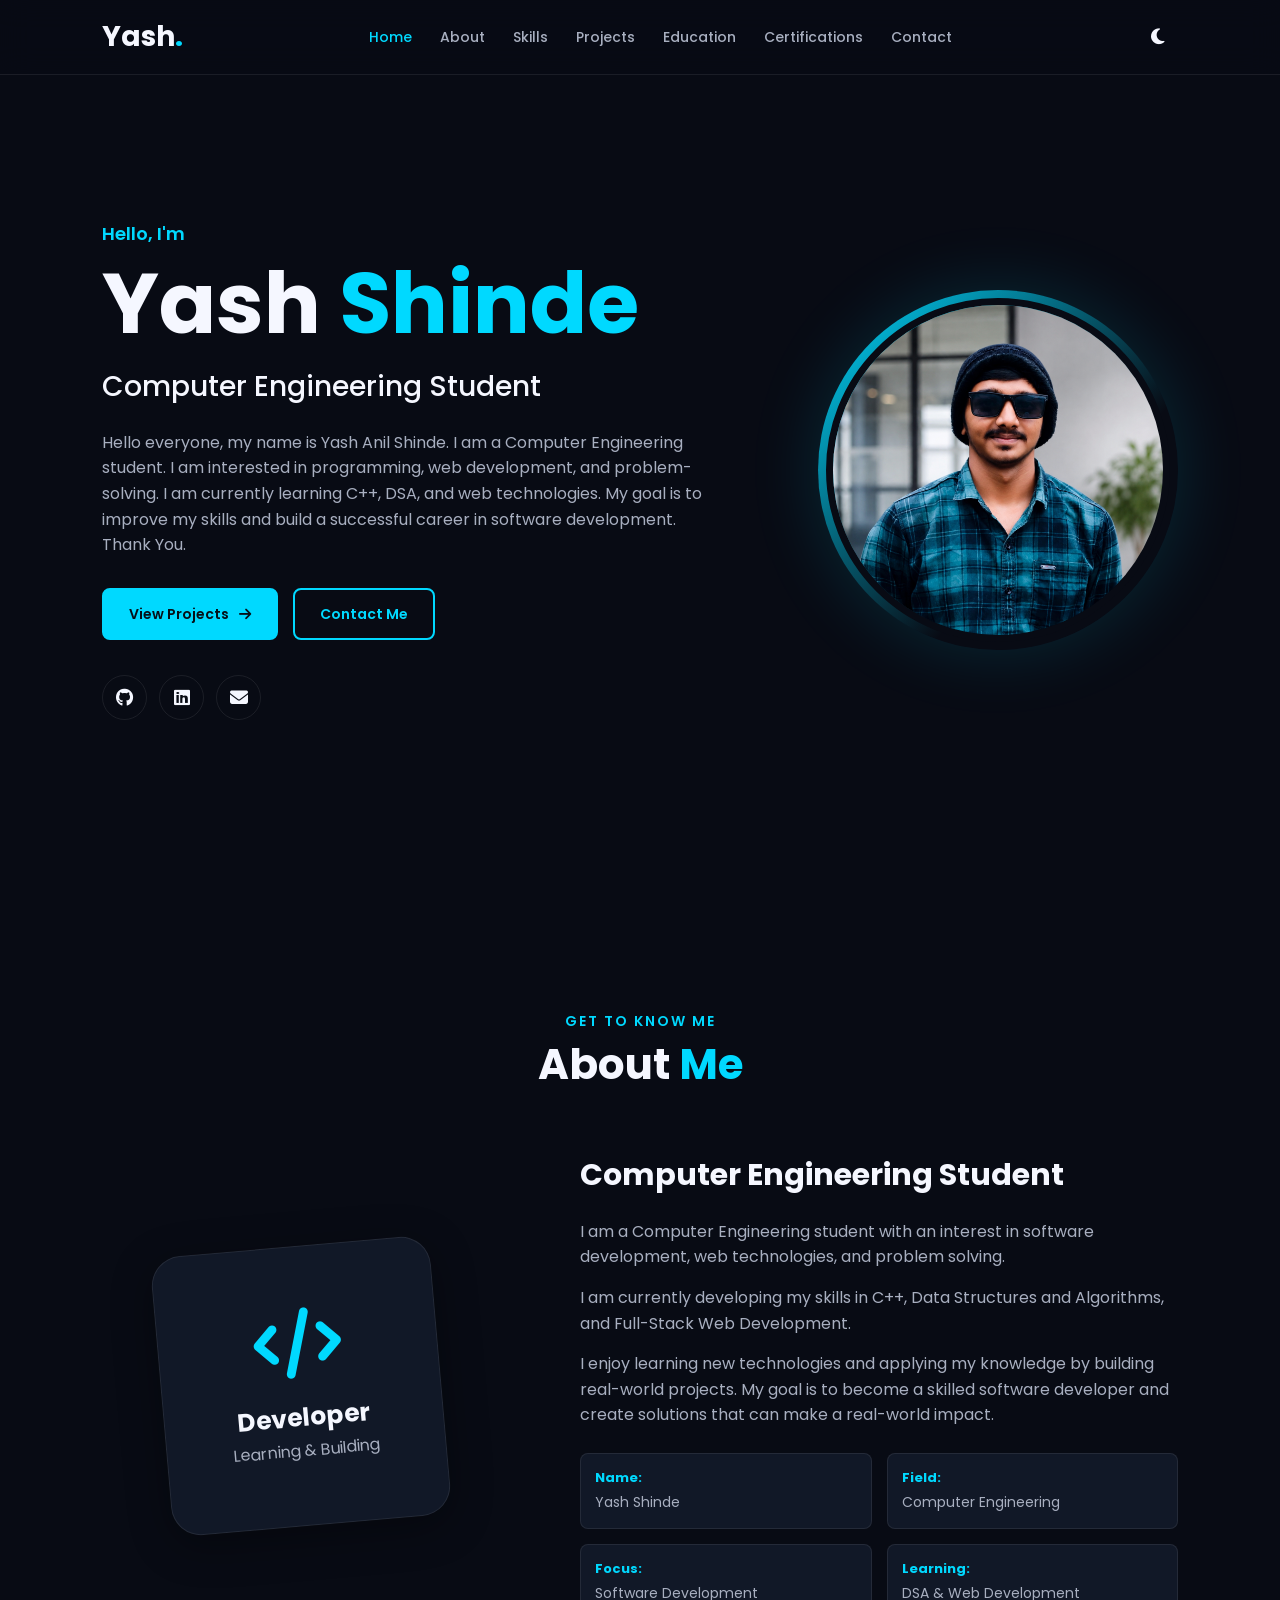
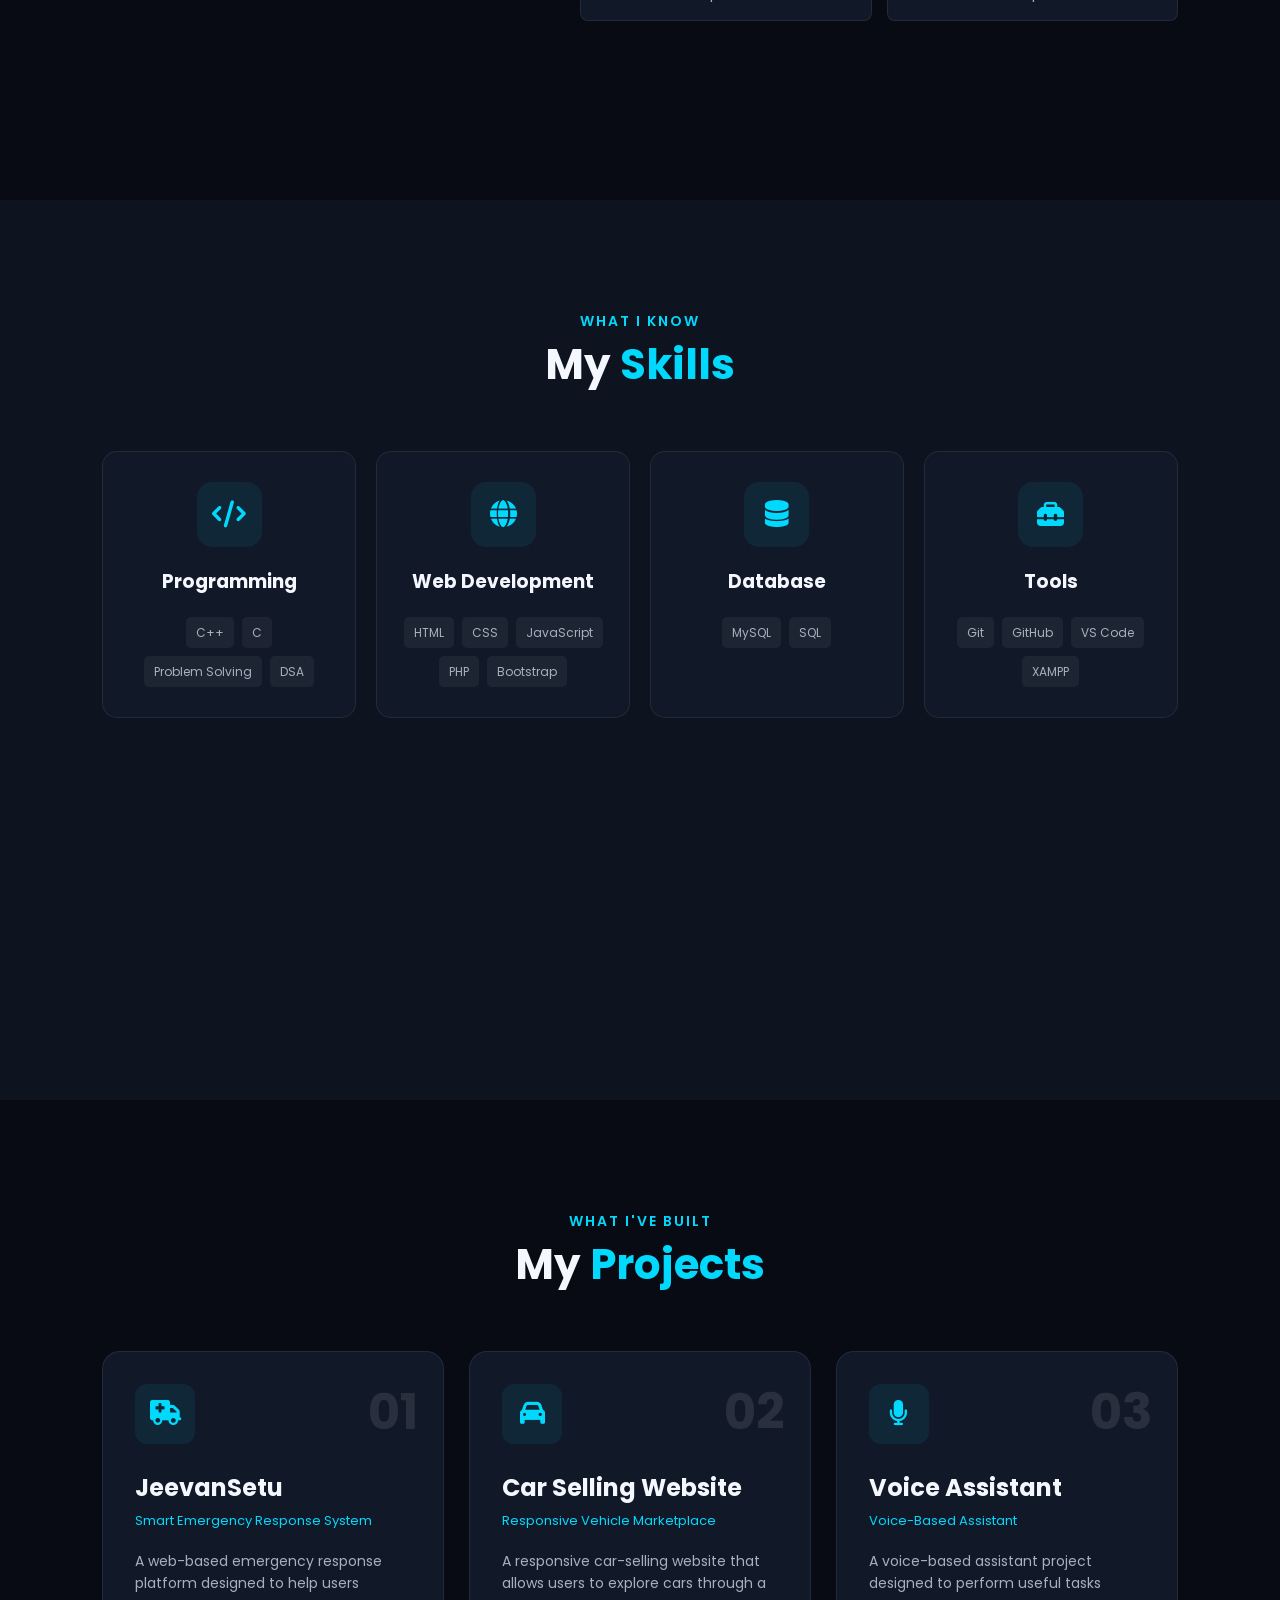
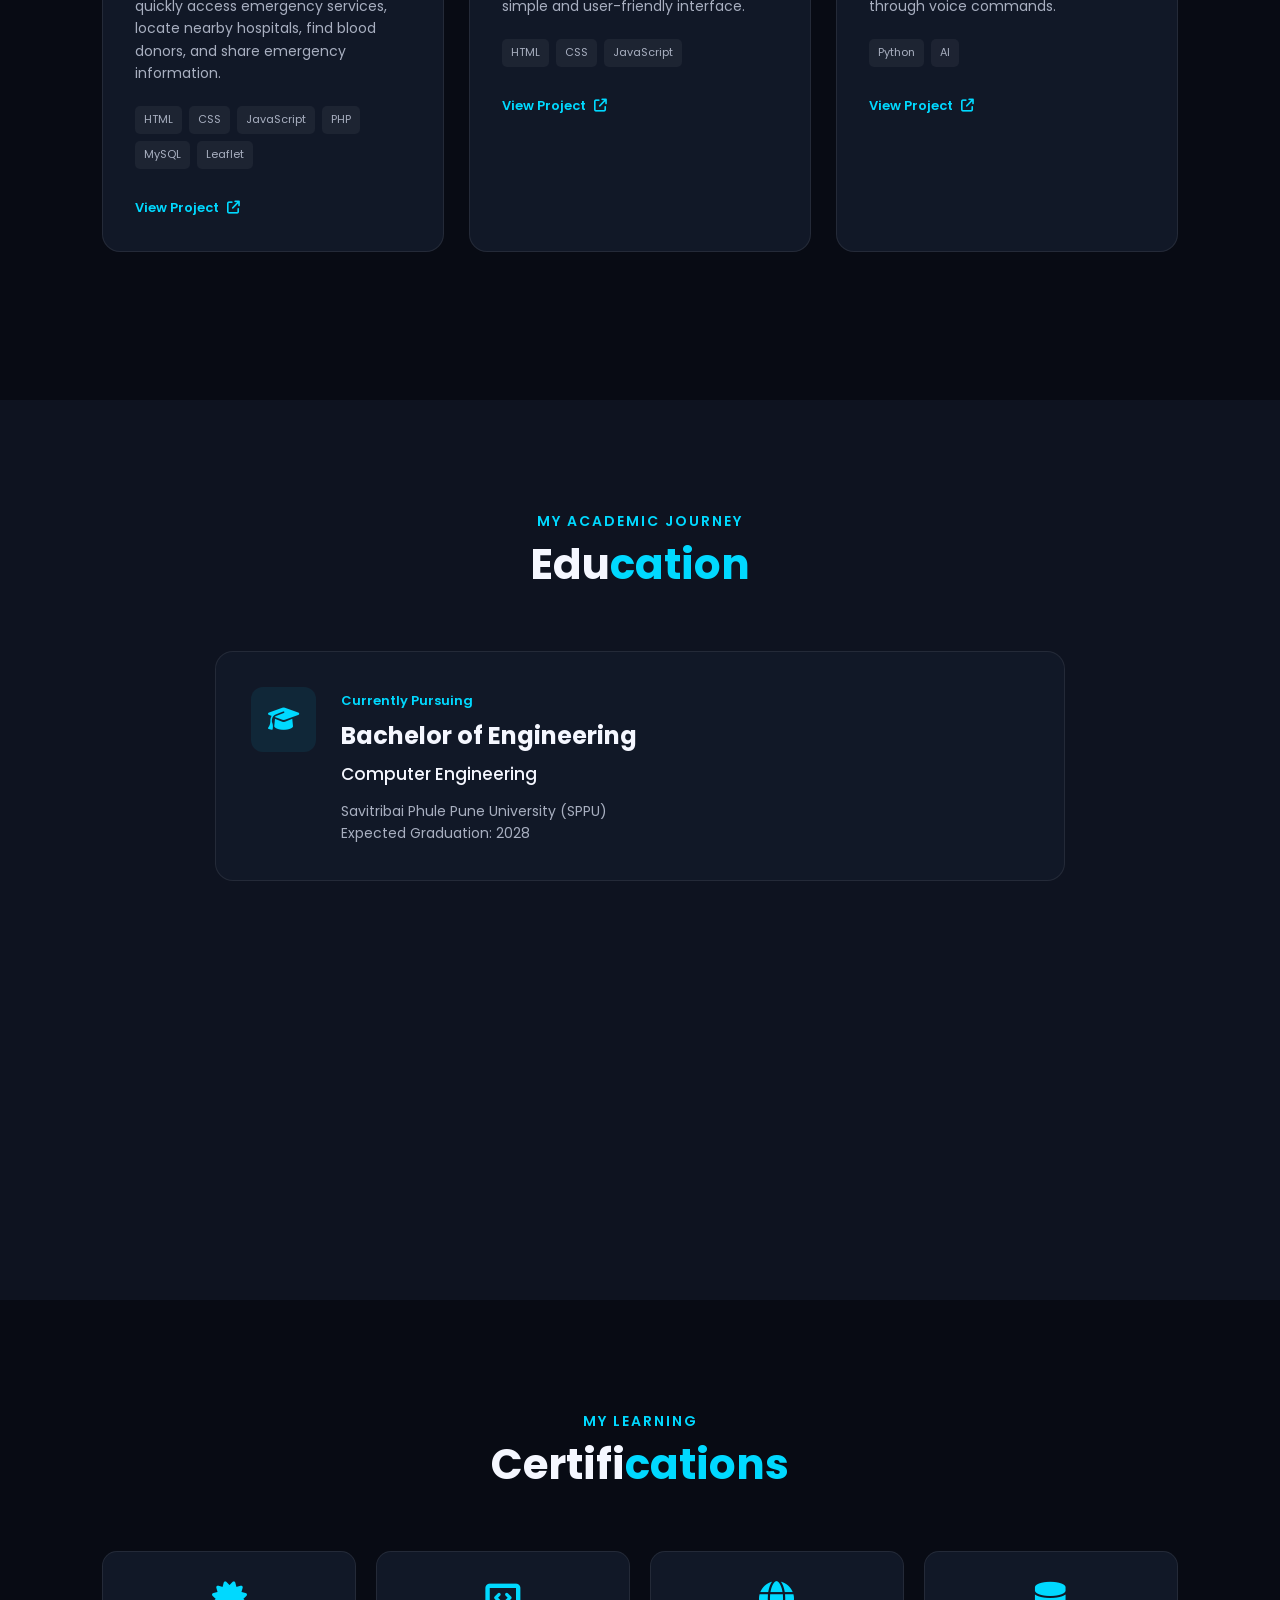
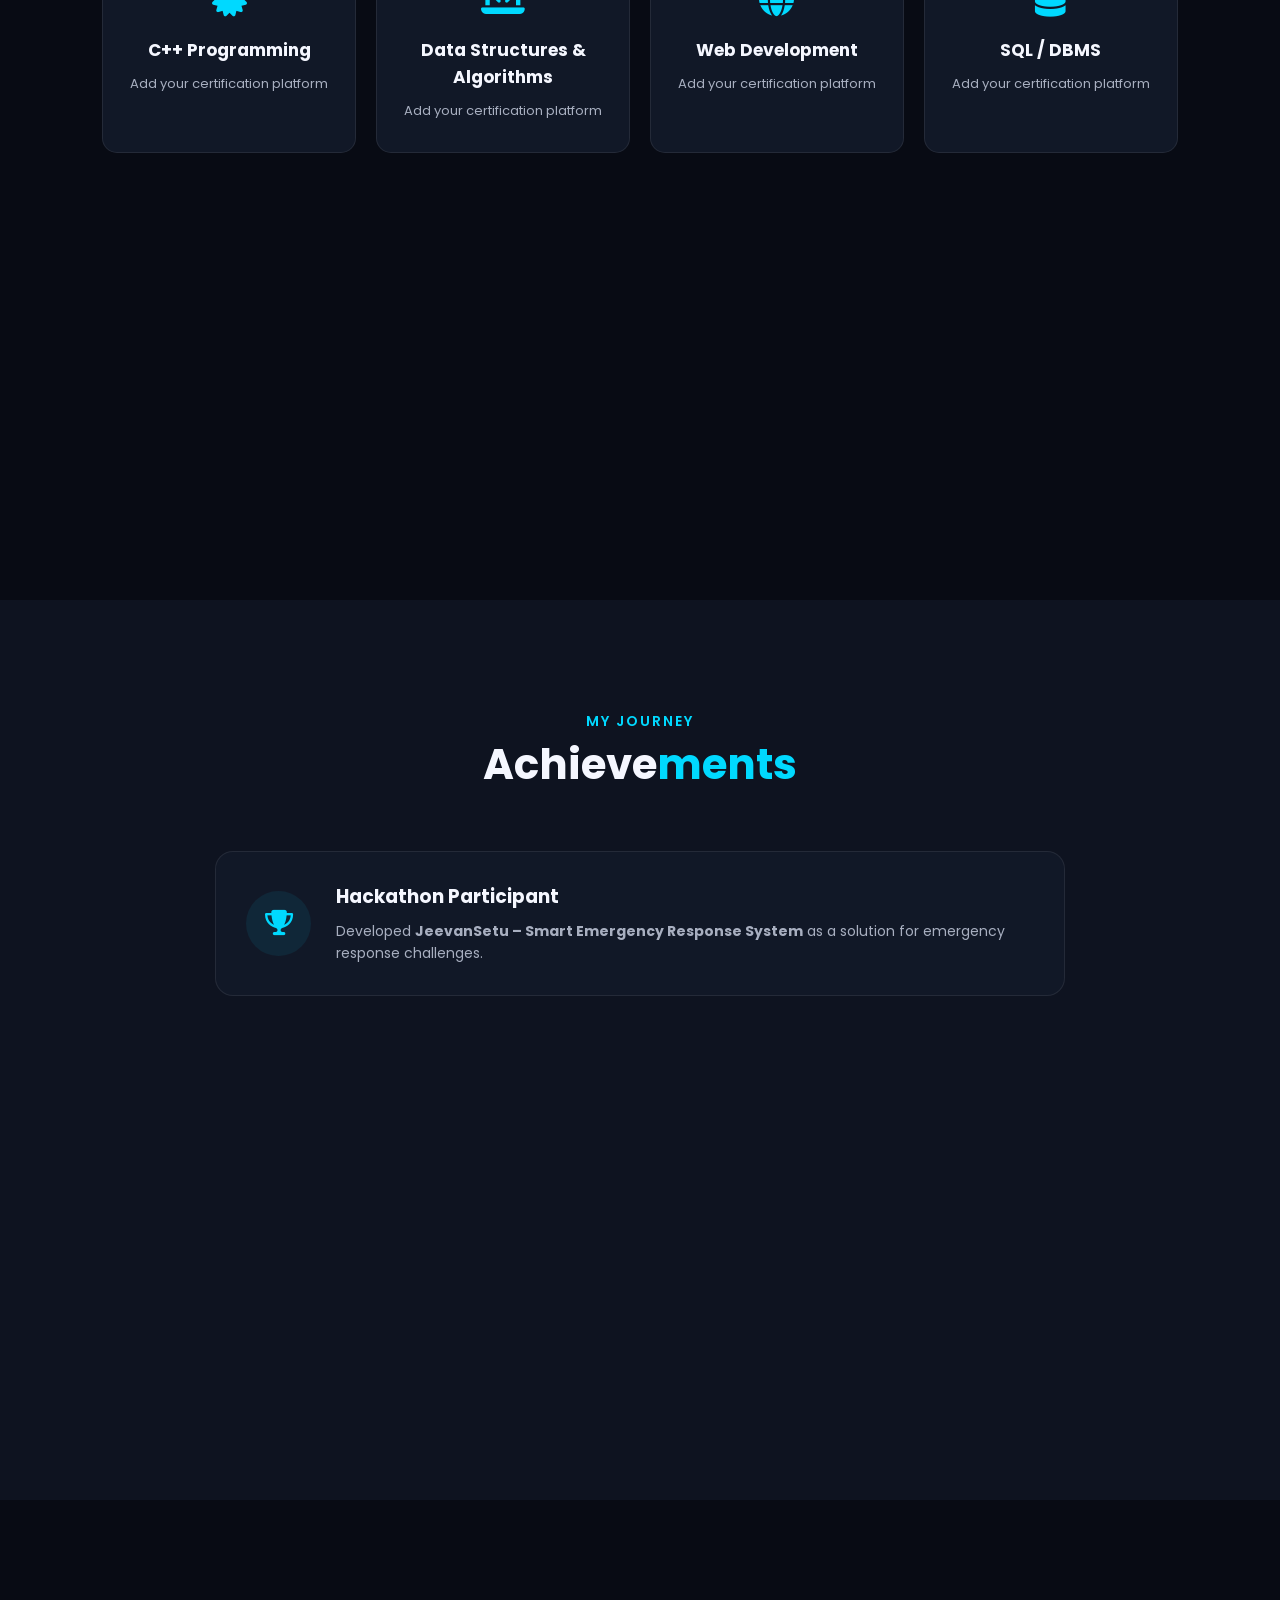
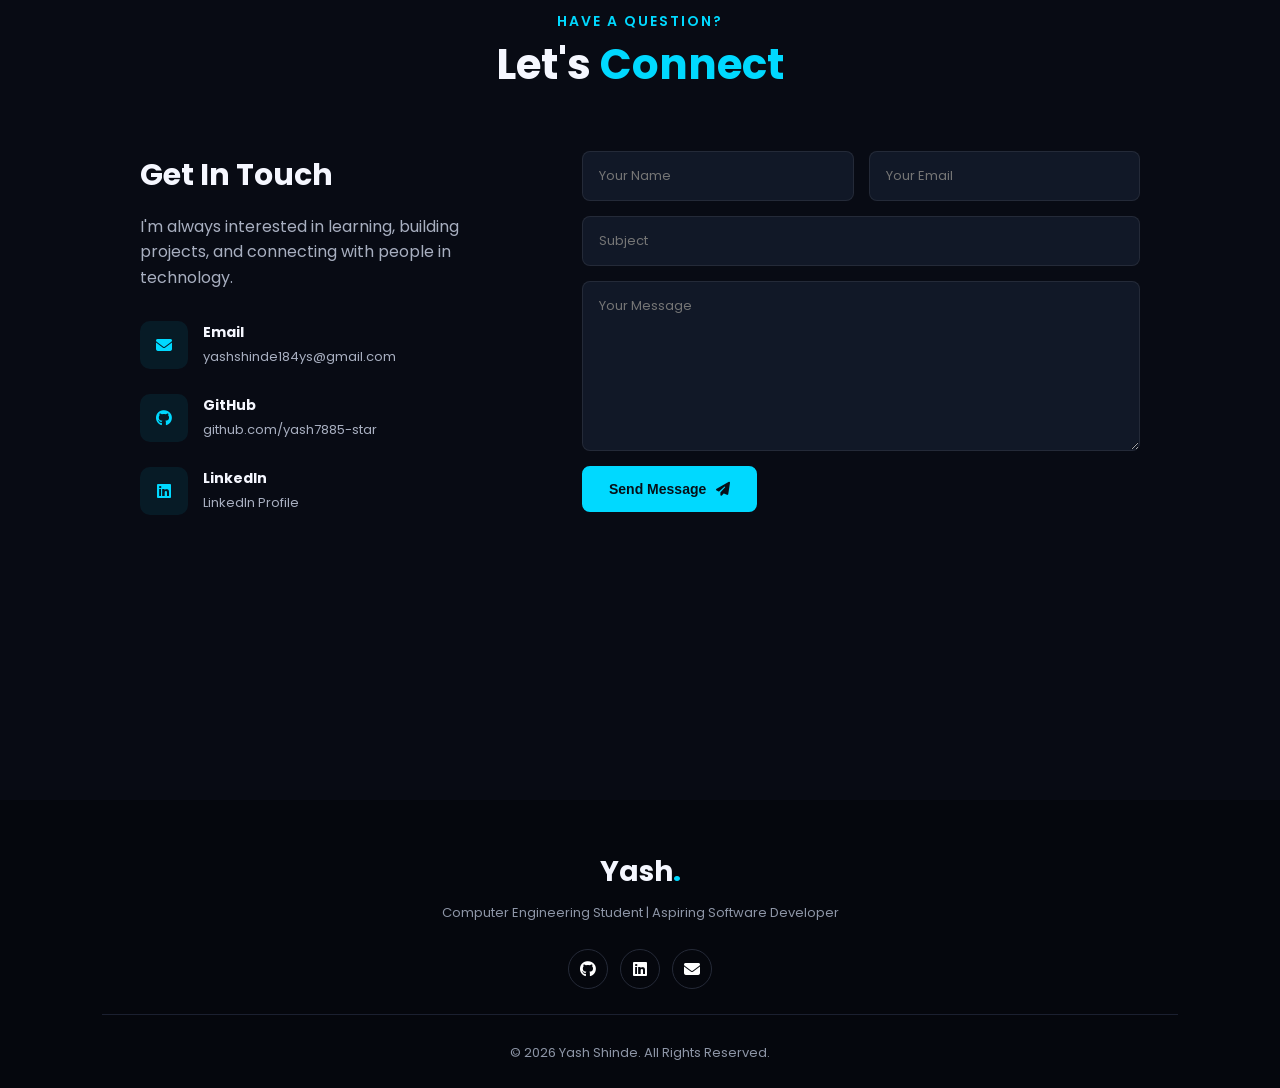
<file: index.html>
<!DOCTYPE html>
<html lang="en">
<head>
    <meta charset="UTF-8">
    <meta name="viewport" content="width=device-width, initial-scale=1.0">

    <title>Yash Shinde | Computer Engineering Student</title>

    <!-- Google Font -->
    <link rel="preconnect" href="https://fonts.googleapis.com">
    <link rel="preconnect" href="https://fonts.gstatic.com" crossorigin>
    <link href="https://fonts.googleapis.com/css2?family=Poppins:wght@300;400;500;600;700&display=swap" rel="stylesheet">

    <!-- Icons -->
    <link rel="stylesheet"
          href="https://cdnjs.cloudflare.com/ajax/libs/font-awesome/6.5.2/css/all.min.css">

    <!-- CSS -->
    <link rel="stylesheet" href="style.css">
</head>

<body>

    <!-- ================= NAVBAR ================= -->

    <header class="header">

        <a href="#home" class="logo">
            Yash<span>.</span>
        </a>

        <nav class="navbar" id="navbar">

            <a href="#home" class="active">Home</a>
            <a href="#about">About</a>
            <a href="#skills">Skills</a>
            <a href="#projects">Projects</a>
            <a href="#education">Education</a>
            <a href="#certifications">Certifications</a>
            <a href="#contact">Contact</a>

        </nav>

        <div class="nav-icons">

            <button id="theme-toggle" aria-label="Toggle theme">
                <i class="fa-solid fa-moon"></i>
            </button>

            <button id="menu-btn" aria-label="Open menu">
                <i class="fa-solid fa-bars"></i>
            </button>

        </div>

    </header>


    <!-- ================= HOME ================= -->

    <section class="home" id="home">

        <div class="home-content">

            <p class="small-heading">Hello, I'm</p>

            <h1>Yash <span>Shinde</span></h1>

            <h2>
                Computer Engineering Student
            </h2>

            <p class="home-description">
                Hello everyone, my name is Yash Anil Shinde. 
              I am a Computer Engineering student. 
              I am interested in programming, web development, and problem-solving. 
              I am currently learning C++, DSA, and web technologies.
             My goal is to improve my skills and build a successful career in software development. 
                                             Thank You.
            </p>

            <div class="home-buttons">

                <a href="#projects" class="btn">
                    View Projects
                    <i class="fa-solid fa-arrow-right"></i>
                </a>

                <a href="#contact" class="btn btn-outline">
                    Contact Me
                </a>

            </div>

            <div class="social-icons">

                <!-- Replace YOUR_USERNAME -->

                <a href="https://github.com/yash7885-star"
                   target="_blank">
                    <i class="fa-brands fa-github"></i>
                </a>

                <a href="https://www.linkedin.com/in/yash-shinde-9b642934a?utm_source=share_via&utm_content=profile&utm_medium=member_android"
                   target="_blank">
                    <i class="fa-brands fa-linkedin"></i>
                </a>

                <a href="mailto:yashshinde184ys@gmail.com">
                    <i class="fa-solid fa-envelope"></i>
                </a>

            </div>

        </div>


        <!-- PROFILE IMAGE -->

        <div class="home-image">

            <div class="image-circle">

                <!--
                IMPORTANT:
                Put your photo inside the same folder.

                Example:
                portfolio/
                ├── index.html
                ├── style.css
                ├── script.js
                └── yash.png    

                Then change yash.jpg below if your
                image has another name.
                -->

                <img src="yash.png"
                     alt="Yash Shinde">

            </div>

        </div>

    </section>


    <!-- ================= ABOUT ================= -->

    <section class="section about" id="about">

        <div class="section-title">

            <p>Get To Know Me</p>

            <h2>About <span>Me</span></h2>

        </div>

        <div class="about-container">

            <div class="about-image">

                <div class="about-card">

                    <i class="fa-solid fa-code"></i>

                    <h3>Developer</h3>

                    <p>
                        Learning & Building
                    </p>

                </div>

            </div>


            <div class="about-content">

                <h3>
                    Computer Engineering Student
                </h3>

                <p>
                    I am a Computer Engineering student with an
                    interest in software development, web technologies,
                    and problem solving.
                </p>

                <p>
                    I am currently developing my skills in C++,
                    Data Structures and Algorithms, and Full-Stack
                    Web Development.
                </p>

                <p>
                    I enjoy learning new technologies and applying
                    my knowledge by building real-world projects.
                    My goal is to become a skilled software developer
                    and create solutions that can make a real-world
                    impact.
                </p>

                <div class="about-info">

                    <div>
                        <strong>Name:</strong>
                        <span>Yash Shinde</span>
                    </div>

                    <div>
                        <strong>Field:</strong>
                        <span>Computer Engineering</span>
                    </div>

                    <div>
                        <strong>Focus:</strong>
                        <span>Software Development</span>
                    </div>

                    <div>
                        <strong>Learning:</strong>
                        <span>DSA & Web Development</span>
                    </div>

                </div>

            </div>

        </div>

    </section>


    <!-- ================= SKILLS ================= -->

    <section class="section skills" id="skills">

        <div class="section-title">

            <p>What I Know</p>

            <h2>My <span>Skills</span></h2>

        </div>


        <div class="skills-container">


            <!-- Programming -->

            <div class="skill-card">

                <div class="skill-icon">
                    <i class="fa-solid fa-code"></i>
                </div>

                <h3>Programming</h3>

                <div class="skill-list">

                    <span>C++</span>
                    <span>C</span>
                    <span>Problem Solving</span>
                    <span>DSA</span>

                </div>

            </div>


            <!-- Web -->

            <div class="skill-card">

                <div class="skill-icon">
                    <i class="fa-solid fa-globe"></i>
                </div>

                <h3>Web Development</h3>

                <div class="skill-list">

                    <span>HTML</span>
                    <span>CSS</span>
                    <span>JavaScript</span>
                    <span>PHP</span>
                    <span>Bootstrap</span>

                </div>

            </div>


            <!-- Database -->

            <div class="skill-card">

                <div class="skill-icon">
                    <i class="fa-solid fa-database"></i>
                </div>

                <h3>Database</h3>

                <div class="skill-list">

                    <span>MySQL</span>
                    <span>SQL</span>

                </div>

            </div>


            <!-- Tools -->

            <div class="skill-card">

                <div class="skill-icon">
                    <i class="fa-solid fa-toolbox"></i>
                </div>

                <h3>Tools</h3>

                <div class="skill-list">

                    <span>Git</span>
                    <span>GitHub</span>
                    <span>VS Code</span>
                    <span>XAMPP</span>

                </div>

            </div>

        </div>

    </section>


    <!-- ================= PROJECTS ================= -->

    <section class="section projects" id="projects">

        <div class="section-title">

            <p>What I've Built</p>

            <h2>My <span>Projects</span></h2>

        </div>


        <div class="projects-container">


            <!-- Project 1 -->

            <div class="project-card">

                <div class="project-number">
                    01
                </div>

                <div class="project-icon">
                    <i class="fa-solid fa-truck-medical"></i>
                </div>

                <h3>JeevanSetu</h3>

                <p class="project-subtitle">
                    Smart Emergency Response System
                </p>

                <p>
                    A web-based emergency response platform designed
                    to help users quickly access emergency services,
                    locate nearby hospitals, find blood donors,
                    and share emergency information.
                </p>

                <div class="project-tech">

                    <span>HTML</span>
                    <span>CSS</span>
                    <span>JavaScript</span>
                    <span>PHP</span>
                    <span>MySQL</span>
                    <span>Leaflet</span>

                </div>

                <a href="#" class="project-link">
                    View Project
                    <i class="fa-solid fa-arrow-up-right-from-square"></i>
                </a>

            </div>


            <!-- Project 2 -->

            <div class="project-card">

                <div class="project-number">
                    02
                </div>

                <div class="project-icon">
                    <i class="fa-solid fa-car"></i>
                </div>

                <h3>Car Selling Website</h3>

                <p class="project-subtitle">
                    Responsive Vehicle Marketplace
                </p>

                <p>
                    A responsive car-selling website that allows
                    users to explore cars through a simple and
                    user-friendly interface.
                </p>

                <div class="project-tech">

                    <span>HTML</span>
                    <span>CSS</span>
                    <span>JavaScript</span>

                </div>

                <a href="#" class="project-link">
                    View Project
                    <i class="fa-solid fa-arrow-up-right-from-square"></i>
                </a>

            </div>


            <!-- Project 3 -->

            <div class="project-card">

                <div class="project-number">
                    03
                </div>

                <div class="project-icon">
                    <i class="fa-solid fa-microphone"></i>
                </div>

                <h3>Voice Assistant</h3>

                <p class="project-subtitle">
                    Voice-Based Assistant
                </p>

                <p>
                    A voice-based assistant project designed to
                    perform useful tasks through voice commands.
                </p>

                <div class="project-tech">

                    <span>Python</span>
                    <span>AI</span>

                </div>

                <a href="#" class="project-link">
                    View Project
                    <i class="fa-solid fa-arrow-up-right-from-square"></i>
                </a>

            </div>

        </div>

    </section>


    <!-- ================= EDUCATION ================= -->

    <section class="section education" id="education">

        <div class="section-title">

            <p>My Academic Journey</p>

            <h2>Edu<span>cation</span></h2>

        </div>


        <div class="education-container">

            <div class="education-card">

                <div class="education-icon">
                    <i class="fa-solid fa-graduation-cap"></i>
                </div>

                <div>

                    <span class="education-date">
                        Currently Pursuing
                    </span>

                    <h3>
                        Bachelor of Engineering
                    </h3>

                    <h4>
                        Computer Engineering
                    </h4>

                    <p>
                        Savitribai Phule Pune University (SPPU)
                    </p>

                    <p>
                        Expected Graduation: 2028
                    </p>

                </div>

            </div>

        </div>

    </section>


    <!-- ================= CERTIFICATIONS ================= -->

    <section class="section certifications"
             id="certifications">

        <div class="section-title">

            <p>My Learning</p>

            <h2>Certifi<span>cations</span></h2>

        </div>


        <div class="certifications-container">

            <div class="cert-card">

                <i class="fa-solid fa-certificate"></i>

                <h3>C++ Programming</h3>

                <p>
                    Add your certification platform
                </p>

            </div>


            <div class="cert-card">

                <i class="fa-solid fa-laptop-code"></i>

                <h3>Data Structures & Algorithms</h3>

                <p>
                    Add your certification platform
                </p>

            </div>


            <div class="cert-card">

                <i class="fa-solid fa-globe"></i>

                <h3>Web Development</h3>

                <p>
                    Add your certification platform
                </p>

            </div>


            <div class="cert-card">

                <i class="fa-solid fa-database"></i>

                <h3>SQL / DBMS</h3>

                <p>
                    Add your certification platform
                </p>

            </div>

        </div>

    </section>


    <!-- ================= ACHIEVEMENTS ================= -->

    <section class="section achievements" id="achievements">

        <div class="section-title">

            <p>My Journey</p>

            <h2>Achieve<span>ments</span></h2>

        </div>


        <div class="achievement-card">

            <div class="achievement-icon">
                <i class="fa-solid fa-trophy"></i>
            </div>

            <div>

                <h3>Hackathon Participant</h3>

                <p>
                    Developed <strong>JeevanSetu – Smart Emergency
                    Response System</strong> as a solution for
                    emergency response challenges.
                </p>

            </div>

        </div>

    </section>


    <!-- ================= CONTACT ================= -->

    <section class="section contact" id="contact">

        <div class="section-title">

            <p>Have a Question?</p>

            <h2>Let's <span>Connect</span></h2>

        </div>


        <div class="contact-container">


            <div class="contact-info">

                <h3>Get In Touch</h3>

                <p>
                    I'm always interested in learning, building
                    projects, and connecting with people in
                    technology.
                </p>


                <div class="contact-item">

                    <i class="fa-solid fa-envelope"></i>

                    <div>
                        <h4>Email</h4>
                        <a href="mailto:yashshinde184ys@gmail.com">
                            yashshinde184ys@gmail.com
                        </a>
                    </div>

                </div>


                <div class="contact-item">

                    <i class="fa-brands fa-github"></i>

                    <div>
                        <h4>GitHub</h4>
                        <a href="https://github.com/yash7885-star"
                           target="_blank">
                            github.com/yash7885-star
                        </a>
                    </div>

                </div>


                <div class="contact-item">

                    <i class="fa-brands fa-linkedin"></i>

                    <div>
                        <h4>LinkedIn</h4>
                        <a href="https://www.linkedin.com/in/yash-shinde-9b642934a?utm_source=share_via&utm_content=profile&utm_medium=member_android"
                           target="_blank">
                            LinkedIn Profile
                        </a>
                    </div>

                </div>

            </div>


            <!-- CONTACT FORM -->

            <form class="contact-form"
                  id="contact-form">

                <div class="input-row">

                    <input type="text"
                           id="name"
                           placeholder="Your Name"
                           required>

                    <input type="email"
                           id="email"
                           placeholder="Your Email"
                           required>

                </div>

                <input type="text"
                       id="subject"
                       placeholder="Subject"
                       required>

                <textarea id="message"
                          rows="7"
                          placeholder="Your Message"
                          required></textarea>

                <button type="submit"
                        class="btn">

                    Send Message
                    <i class="fa-solid fa-paper-plane"></i>

                </button>

                <p id="form-message"></p>

            </form>

        </div>

    </section>


    <!-- ================= FOOTER ================= -->

    <footer class="footer">

        <div class="footer-content">

            <h2>Yash<span>.</span></h2>

            <p>
                Computer Engineering Student | Aspiring Software Developer
            </p>

            <div class="footer-social">

                <a href="https://github.com/YOUR_USERNAME"
                   target="_blank">
                    <i class="fa-brands fa-github"></i>
                </a>

                <a href="https://www.linkedin.com/in/YOUR_USERNAME/"
                   target="_blank">
                    <i class="fa-brands fa-linkedin"></i>
                </a>

                <a href="mailto:yourmail@gmail.com">
                    <i class="fa-solid fa-envelope"></i>
                </a>

            </div>

        </div>

        <div class="copyright">

            <p>
                © <span id="year"></span> Yash Shinde.
                All Rights Reserved.
            </p>

        </div>

    </footer>


    <!-- Back To Top -->

    <button id="back-to-top"
            aria-label="Back to top">

        <i class="fa-solid fa-arrow-up"></i>

    </button>


    <!-- JavaScript -->

    <script src="script.js"></script>

</body>
</html>
</file>
<file: style.css>
/* =====================================================
   RESET
===================================================== */

* {
    margin: 0;
    padding: 0;
    box-sizing: border-box;
    text-decoration: none;
    scroll-behavior: smooth;
}

:root {

    --bg-color: #080b14;
    --second-bg: #0e1320;

    --text-color: #f5f7ff;
    --text-light: #a8afc0;

    --main-color: #00d9ff;
    --main-dark: #00a8c7;

    --card-color: #111827;
    --border-color: rgba(255,255,255,0.08);

    --shadow:
        0 10px 40px rgba(0,0,0,0.35);
}


/* =====================================================
   LIGHT MODE
===================================================== */

body.light-mode {

    --bg-color: #f5f7fb;
    --second-bg: #ffffff;

    --text-color: #111827;
    --text-light: #596273;

    --card-color: #ffffff;

    --border-color: rgba(0,0,0,0.08);
}


/* =====================================================
   BODY
===================================================== */

body {

    font-family: "Poppins", sans-serif;

    background: var(--bg-color);

    color: var(--text-color);

    line-height: 1.6;

    transition:
        background 0.3s,
        color 0.3s;
}


/* =====================================================
   NAVBAR
===================================================== */

.header {

    position: fixed;

    top: 0;
    left: 0;

    width: 100%;

    height: 75px;

    padding: 0 8%;

    display: flex;

    justify-content: space-between;

    align-items: center;

    background:
        rgba(8, 11, 20, 0.85);

    backdrop-filter: blur(15px);

    border-bottom:
        1px solid var(--border-color);

    z-index: 1000;
}

.light-mode .header {

    background:
        rgba(255,255,255,0.85);
}


.logo {

    font-size: 28px;

    font-weight: 700;

    color: var(--text-color);
}

.logo span {

    color: var(--main-color);
}


.navbar {

    display: flex;

    gap: 28px;
}

.navbar a {

    color: var(--text-light);

    font-size: 14px;

    font-weight: 500;

    transition: 0.3s;
}

.navbar a:hover,
.navbar a.active {

    color: var(--main-color);
}


.nav-icons {

    display: flex;

    align-items: center;

    gap: 15px;
}

.nav-icons button {

    width: 40px;
    height: 40px;

    border: none;

    background: transparent;

    color: var(--text-color);

    font-size: 18px;

    cursor: pointer;

    border-radius: 50%;

    transition: 0.3s;
}

.nav-icons button:hover {

    background: var(--card-color);

    color: var(--main-color);
}

#menu-btn {

    display: none;
}


/* =====================================================
   SECTIONS
===================================================== */

section {

    min-height: 100vh;

    padding:
        110px 8% 80px;
}

.section {

    background: var(--second-bg);
}

.section:nth-of-type(even) {

    background: var(--bg-color);
}


.section-title {

    text-align: center;

    margin-bottom: 60px;
}

.section-title p {

    color: var(--main-color);

    font-size: 14px;

    font-weight: 600;

    text-transform: uppercase;

    letter-spacing: 2px;

    margin-bottom: 8px;
}

.section-title h2 {

    font-size: 42px;

    line-height: 1.2;
}

.section-title h2 span {

    color: var(--main-color);
}


/* =====================================================
   HOME
===================================================== */

.home {

    min-height: 100vh;

    display: flex;

    align-items: center;

    justify-content: space-between;

    gap: 50px;

    padding-top: 120px;
}

.home-content {

    max-width: 650px;
}

.small-heading {

    color: var(--main-color);

    font-size: 18px;

    font-weight: 600;

    margin-bottom: 8px;
}

.home h1 {

    font-size: clamp(50px, 7vw, 85px);

    line-height: 1.1;

    margin-bottom: 15px;
}

.home h1 span {

    color: var(--main-color);
}

.home h2 {

    font-size: 28px;

    font-weight: 500;

    margin-bottom: 20px;
}

.home-description {

    color: var(--text-light);

    max-width: 600px;

    font-size: 16px;

    margin-bottom: 30px;
}


/* =====================================================
   BUTTON
===================================================== */

.home-buttons {

    display: flex;

    gap: 15px;

    flex-wrap: wrap;
}

.btn {

    display: inline-flex;

    align-items: center;

    justify-content: center;

    gap: 10px;

    padding: 13px 25px;

    border-radius: 8px;

    background: var(--main-color);

    color: #061018;

    font-size: 14px;

    font-weight: 600;

    border: 2px solid var(--main-color);

    cursor: pointer;

    transition: 0.3s;
}

.btn:hover {

    transform: translateY(-3px);

    box-shadow:
        0 10px 25px rgba(0,217,255,0.2);
}

.btn-outline {

    background: transparent;

    color: var(--main-color);
}

.btn-outline:hover {

    background: var(--main-color);

    color: #061018;
}


/* =====================================================
   SOCIAL ICONS
===================================================== */

.social-icons {

    display: flex;

    gap: 12px;

    margin-top: 35px;
}

.social-icons a {

    width: 45px;
    height: 45px;

    display: flex;

    align-items: center;

    justify-content: center;

    border: 1px solid var(--border-color);

    border-radius: 50%;

    color: var(--text-color);

    font-size: 18px;

    transition: 0.3s;
}

.social-icons a:hover {

    color: var(--main-color);

    border-color: var(--main-color);

    transform: translateY(-4px);
}


/* =====================================================
   PROFILE IMAGE
===================================================== */

.home-image {

    display: flex;

    align-items: center;

    justify-content: center;
}

.image-circle {

    width: 360px;
    height: 360px;

    border-radius: 50%;

    padding: 8px;

    background:
        linear-gradient(
            135deg,
            var(--main-color),
            transparent 65%
        );

    box-shadow:
        0 0 70px rgba(0,217,255,0.15);

    animation: floating 4s ease-in-out infinite;
}

.image-circle img {

    width: 100%;
    height: 100%;

    object-fit: cover;

    border-radius: 50%;

    border: 7px solid var(--bg-color);

    display: block;
}

@keyframes floating {

    0%,100% {
        transform: translateY(0);
    }

    50% {
        transform: translateY(-15px);
    }
}


/* =====================================================
   ABOUT
===================================================== */

.about-container {

    display: grid;

    grid-template-columns: 0.8fr 1.2fr;

    gap: 80px;

    align-items: center;
}

.about-image {

    min-height: 350px;

    display: flex;

    justify-content: center;

    align-items: center;
}

.about-card {

    width: 280px;

    height: 280px;

    border-radius: 30px;

    display: flex;

    flex-direction: column;

    align-items: center;

    justify-content: center;

    background: var(--card-color);

    border:
        1px solid var(--border-color);

    box-shadow: var(--shadow);

    transform: rotate(-5deg);

    transition: 0.4s;
}

.about-card:hover {

    transform: rotate(0deg) translateY(-10px);
}

.about-card i {

    font-size: 70px;

    color: var(--main-color);

    margin-bottom: 20px;
}

.about-card h3 {

    font-size: 25px;
}

.about-card p {

    color: var(--text-light);
}

.about-content h3 {

    font-size: 30px;

    margin-bottom: 20px;
}

.about-content > p {

    color: var(--text-light);

    margin-bottom: 15px;
}

.about-info {

    display: grid;

    grid-template-columns: 1fr 1fr;

    gap: 15px;

    margin-top: 25px;
}

.about-info div {

    padding: 14px;

    background: var(--card-color);

    border:
        1px solid var(--border-color);

    border-radius: 8px;
}

.about-info strong {

    display: block;

    font-size: 13px;

    color: var(--main-color);
}

.about-info span {

    font-size: 14px;

    color: var(--text-light);
}


/* =====================================================
   SKILLS
===================================================== */

.skills-container {

    display: grid;

    grid-template-columns:
        repeat(4, 1fr);

    gap: 20px;
}

.skill-card {

    background: var(--card-color);

    border:
        1px solid var(--border-color);

    padding: 30px 22px;

    border-radius: 15px;

    text-align: center;

    transition: 0.3s;
}

.skill-card:hover {

    transform: translateY(-8px);

    border-color:
        var(--main-color);
}

.skill-icon {

    width: 65px;
    height: 65px;

    margin: 0 auto 20px;

    border-radius: 15px;

    display: flex;

    align-items: center;

    justify-content: center;

    background:
        rgba(0,217,255,0.08);

    color: var(--main-color);

    font-size: 27px;
}

.skill-card h3 {

    margin-bottom: 20px;
}

.skill-list {

    display: flex;

    flex-wrap: wrap;

    justify-content: center;

    gap: 8px;
}

.skill-list span {

    padding: 6px 10px;

    font-size: 12px;

    border-radius: 5px;

    color: var(--text-light);

    background:
        rgba(255,255,255,0.05);
}


/* =====================================================
   PROJECTS
===================================================== */

.projects-container {

    display: grid;

    grid-template-columns:
        repeat(3, 1fr);

    gap: 25px;
}

.project-card {

    position: relative;

    padding: 32px;

    background: var(--card-color);

    border:
        1px solid var(--border-color);

    border-radius: 18px;

    overflow: hidden;

    transition: 0.3s;
}

.project-card:hover {

    transform: translateY(-10px);

    border-color:
        var(--main-color);
}

.project-number {

    position: absolute;

    top: 20px;

    right: 25px;

    color: rgba(255,255,255,0.1);

    font-size: 50px;

    font-weight: 700;
}

.project-icon {

    width: 60px;
    height: 60px;

    border-radius: 12px;

    display: flex;

    align-items: center;

    justify-content: center;

    background:
        rgba(0,217,255,0.08);

    color: var(--main-color);

    font-size: 25px;

    margin-bottom: 25px;
}

.project-card h3 {

    font-size: 24px;

    margin-bottom: 4px;
}

.project-subtitle {

    color: var(--main-color);

    font-size: 13px;

    margin-bottom: 18px;
}

.project-card > p:not(.project-subtitle) {

    color: var(--text-light);

    font-size: 14px;

    margin-bottom: 22px;
}

.project-tech {

    display: flex;

    flex-wrap: wrap;

    gap: 7px;

    margin-bottom: 25px;
}

.project-tech span {

    padding: 5px 9px;

    border-radius: 5px;

    font-size: 11px;

    color: var(--text-light);

    background:
        rgba(255,255,255,0.05);
}

.project-link {

    color: var(--main-color);

    font-size: 13px;

    font-weight: 600;
}

.project-link i {

    margin-left: 5px;
}


/* =====================================================
   EDUCATION
===================================================== */

.education-container {

    max-width: 850px;

    margin: auto;
}

.education-card {

    display: flex;

    gap: 25px;

    padding: 35px;

    background: var(--card-color);

    border:
        1px solid var(--border-color);

    border-radius: 18px;

    transition: 0.3s;
}

.education-card:hover {

    border-color:
        var(--main-color);
}

.education-icon {

    min-width: 65px;
    height: 65px;

    border-radius: 12px;

    display: flex;

    align-items: center;

    justify-content: center;

    background:
        rgba(0,217,255,0.08);

    color: var(--main-color);

    font-size: 25px;
}

.education-date {

    color: var(--main-color);

    font-size: 13px;

    font-weight: 600;
}

.education-card h3 {

    font-size: 24px;

    margin: 5px 0;
}

.education-card h4 {

    font-size: 17px;

    font-weight: 500;

    margin-bottom: 12px;
}

.education-card p {

    color: var(--text-light);

    font-size: 14px;
}


/* =====================================================
   CERTIFICATIONS
===================================================== */

.certifications-container {

    display: grid;

    grid-template-columns:
        repeat(4, 1fr);

    gap: 20px;
}

.cert-card {

    padding: 30px 20px;

    text-align: center;

    background: var(--card-color);

    border:
        1px solid var(--border-color);

    border-radius: 15px;

    transition: 0.3s;
}

.cert-card:hover {

    transform: translateY(-7px);

    border-color:
        var(--main-color);
}

.cert-card i {

    font-size: 35px;

    color: var(--main-color);

    margin-bottom: 20px;
}

.cert-card h3 {

    font-size: 17px;

    margin-bottom: 10px;
}

.cert-card p {

    font-size: 13px;

    color: var(--text-light);
}


/* =====================================================
   ACHIEVEMENTS
===================================================== */

.achievement-card {

    max-width: 850px;

    margin: auto;

    padding: 30px;

    display: flex;

    align-items: center;

    gap: 25px;

    background: var(--card-color);

    border:
        1px solid var(--border-color);

    border-radius: 18px;
}

.achievement-icon {

    min-width: 65px;
    height: 65px;

    border-radius: 50%;

    display: flex;

    align-items: center;

    justify-content: center;

    background:
        rgba(0,217,255,0.08);

    color: var(--main-color);

    font-size: 25px;
}

.achievement-card h3 {

    margin-bottom: 8px;
}

.achievement-card p {

    color: var(--text-light);

    font-size: 14px;
}


/* =====================================================
   CONTACT
===================================================== */

.contact-container {

    display: grid;

    grid-template-columns: 0.8fr 1.2fr;

    gap: 70px;

    max-width: 1000px;

    margin: auto;
}

.contact-info h3 {

    font-size: 30px;

    margin-bottom: 15px;
}

.contact-info > p {

    color: var(--text-light);

    margin-bottom: 30px;
}

.contact-item {

    display: flex;

    align-items: center;

    gap: 15px;

    margin-bottom: 25px;
}

.contact-item > i {

    width: 48px;
    height: 48px;

    display: flex;

    align-items: center;

    justify-content: center;

    border-radius: 10px;

    background:
        rgba(0,217,255,0.08);

    color: var(--main-color);
}

.contact-item h4 {

    font-size: 14px;
}

.contact-item a {

    color: var(--text-light);

    font-size: 13px;

    transition: 0.3s;
}

.contact-item a:hover {

    color: var(--main-color);
}


/* FORM */

.contact-form {

    display: flex;

    flex-direction: column;

    gap: 15px;
}

.input-row {

    display: grid;

    grid-template-columns: 1fr 1fr;

    gap: 15px;
}

.contact-form input,
.contact-form textarea {

    width: 100%;

    border: 1px solid var(--border-color);

    outline: none;

    padding: 14px 16px;

    border-radius: 8px;

    background: var(--card-color);

    color: var(--text-color);

    font-family: inherit;

    font-size: 13px;

    resize: vertical;

    transition: 0.3s;
}

.contact-form input:focus,
.contact-form textarea:focus {

    border-color:
        var(--main-color);
}

.contact-form .btn {

    align-self: flex-start;
}

#form-message {

    font-size: 13px;

    color: var(--main-color);
}


/* =====================================================
   FOOTER
===================================================== */

.footer {

    padding: 50px 8% 25px;

    text-align: center;

    background: #05070d;
}

.footer h2 {

    font-size: 28px;
}

.footer h2 span {

    color: var(--main-color);
}

.footer p {

    color: #8d95a6;

    font-size: 13px;

    margin-top: 8px;
}

.footer-social {

    display: flex;

    justify-content: center;

    gap: 12px;

    margin: 25px 0;
}

.footer-social a {

    width: 40px;
    height: 40px;

    display: flex;

    align-items: center;

    justify-content: center;

    border-radius: 50%;

    color: #fff;

    border: 1px solid #252a38;

    transition: 0.3s;
}

.footer-social a:hover {

    color: var(--main-color);

    border-color:
        var(--main-color);
}

.copyright {

    padding-top: 20px;

    border-top:
        1px solid #1b2030;
}


/* =====================================================
   BACK TO TOP
===================================================== */

#back-to-top {

    position: fixed;

    right: 25px;

    bottom: 25px;

    width: 45px;
    height: 45px;

    border: none;

    border-radius: 8px;

    background: var(--main-color);

    color: #061018;

    cursor: pointer;

    display: none;

    z-index: 900;

    transition: 0.3s;
}

#back-to-top.show {

    display: block;
}

#back-to-top:hover {

    transform: translateY(-5px);
}


/* =====================================================
   ANIMATION
===================================================== */

.project-card,
.skill-card,
.cert-card,
.education-card,
.achievement-card {

    opacity: 0;

    transform: translateY(30px);

    transition:
        opacity 0.6s ease,
        transform 0.6s ease;
}

.project-card.show,
.skill-card.show,
.cert-card.show,
.education-card.show,
.achievement-card.show {

    opacity: 1;

    transform: translateY(0);
}


/* =====================================================
   TABLET
===================================================== */

@media (max-width: 1050px) {

    .header {

        padding: 0 5%;
    }

    section {

        padding-left: 5%;
        padding-right: 5%;
    }

    .skills-container,
    .certifications-container {

        grid-template-columns:
            repeat(2, 1fr);
    }

    .projects-container {

        grid-template-columns:
            repeat(2, 1fr);
    }

}


/* =====================================================
   MOBILE
===================================================== */

@media (max-width: 768px) {

    .header {

        padding: 0 6%;

        height: 70px;
    }

    #menu-btn {

        display: block;
    }

    .navbar {

        position: absolute;

        top: 70px;

        left: -100%;

        width: 100%;

        flex-direction: column;

        gap: 0;

        padding: 15px 6%;

        background: var(--bg-color);

        border-bottom:
            1px solid var(--border-color);

        transition: 0.3s;
    }

    .navbar.active {

        left: 0;
    }

    .navbar a {

        padding: 13px 0;

        border-bottom:
            1px solid var(--border-color);
    }


    .home {

        flex-direction: column-reverse;

        justify-content: center;

        text-align: center;

        padding-top: 110px;
    }

    .home-buttons,
    .social-icons {

        justify-content: center;
    }

    .home-image {

        margin-bottom: 20px;
    }

    .image-circle {

        width: 260px;
        height: 260px;
    }

    .home h1 {

        font-size: 52px;
    }

    .home h2 {

        font-size: 21px;
    }


    .about-container,
    .contact-container {

        grid-template-columns: 1fr;

        gap: 40px;
    }

    .about-image {

        min-height: 280px;
    }


    .skills-container,
    .projects-container,
    .certifications-container {

        grid-template-columns: 1fr;
    }

    .input-row {

        grid-template-columns: 1fr;
    }

    .achievement-card,
    .education-card {

        align-items: flex-start;
    }

    .section-title h2 {

        font-size: 34px;
    }

}


/* =====================================================
   SMALL MOBILE
===================================================== */

@media (max-width: 450px) {

    section {

        padding-left: 5%;

        padding-right: 5%;
    }

    .home h1 {

        font-size: 45px;
    }

    .image-circle {

        width: 220px;

        height: 220px;
    }

    .about-info {

        grid-template-columns: 1fr;
    }

    .btn {

        width: 100%;
    }

    .home-buttons {

        width: 100%;
    }

}
</file>
